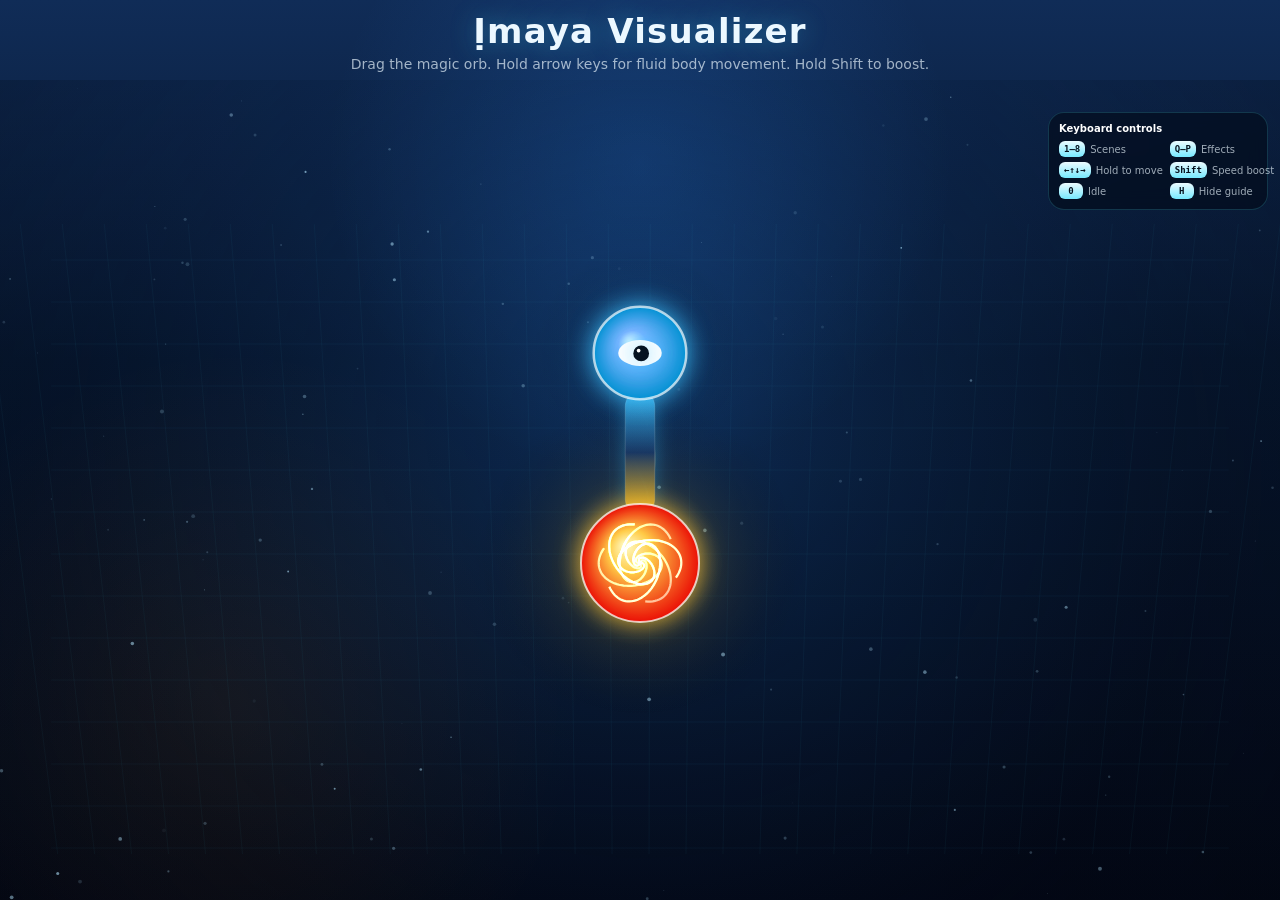
<file: index.html>
<!doctype html>
<html lang="en">
<head>
  <meta charset="utf-8" />
  <meta name="viewport" content="width=device-width,initial-scale=1,viewport-fit=cover" />
  <meta name="theme-color" content="#07162d" />
  <title>Ịmaya Interactive Visualizer</title>
  <link rel="stylesheet" href="styles.css" />
</head>
<body>
  <main id="app">
    <header>
      <h1>Ịmaya Visualizer</h1>
      <p>Drag the magic orb. Hold arrow keys for fluid body movement. Hold Shift to boost.</p>
    </header>

    <canvas id="stage" aria-label="Interactive Ịmaya character visualizer"></canvas>

    <section class="scene-panel" id="scenePanel" aria-label="Cinematic actions">
      <button class="scene-card" data-scene="awaken"><strong>1 · Awaken</strong><span>Boot sequence and first pulse</span></button>
      <button class="scene-card" data-scene="scan"><strong>2 · Scan</strong><span>Energy reading and diagnosis</span></button>
      <button class="scene-card" data-scene="teach"><strong>3 · Teach</strong><span>Visual explanation sequence</span></button>
      <button class="scene-card" data-scene="jump"><strong>4 · Portal Jump</strong><span>Warp across the field</span></button>
      <button class="scene-card" data-scene="build"><strong>5 · Build Spell</strong><span>Draw and construct a star</span></button>
      <button class="scene-card" data-scene="guard"><strong>6 · Guardian</strong><span>Shield rings and lightning</span></button>
      <button class="scene-card" data-scene="heal"><strong>7 · Heal Aura</strong><span>Warm color and levitation</span></button>
      <button class="scene-card" data-scene="celebrate"><strong>8 · Celebrate</strong><span>Clones, sparks and starburst</span></button>
    </section>

    <section class="controls" id="controls" aria-label="Manual effects">
      <button data-mode="idle">0 Idle</button>
      <button data-mode="glow">Q Glow</button>
      <button data-mode="portal">W Portal</button>
      <button data-mode="bloom">E Bloom</button>
      <button data-mode="clone">R Clones</button>
      <button data-mode="trail">T Trail</button>
      <button data-mode="speak">Y Speak</button>
      <button data-mode="color">U Color</button>
      <button data-mode="levitate">I Levitate</button>
      <button data-mode="storm">O Storm</button>
      <button data-mode="star">P Star</button>
      <button data-mode="orbit">Orbit</button>
    </section>
  </main>

  <div id="status" role="status" aria-live="polite">Ready.</div>

  <aside id="keyGuide" aria-label="Keyboard guide">
    <b>Keyboard controls</b>
    <div class="key-grid">
      <div><kbd>1–8</kbd><span>Scenes</span></div>
      <div><kbd>Q–P</kbd><span>Effects</span></div>
      <div><kbd>←↑↓→</kbd><span>Hold to move</span></div>
      <div><kbd>Shift</kbd><span>Speed boost</span></div>
      <div><kbd>0</kbd><span>Idle</span></div>
      <div><kbd>H</kbd><span>Hide guide</span></div>
    </div>
  </aside>

  <script src="app.js" defer></script>
</body>
</html>
</file>
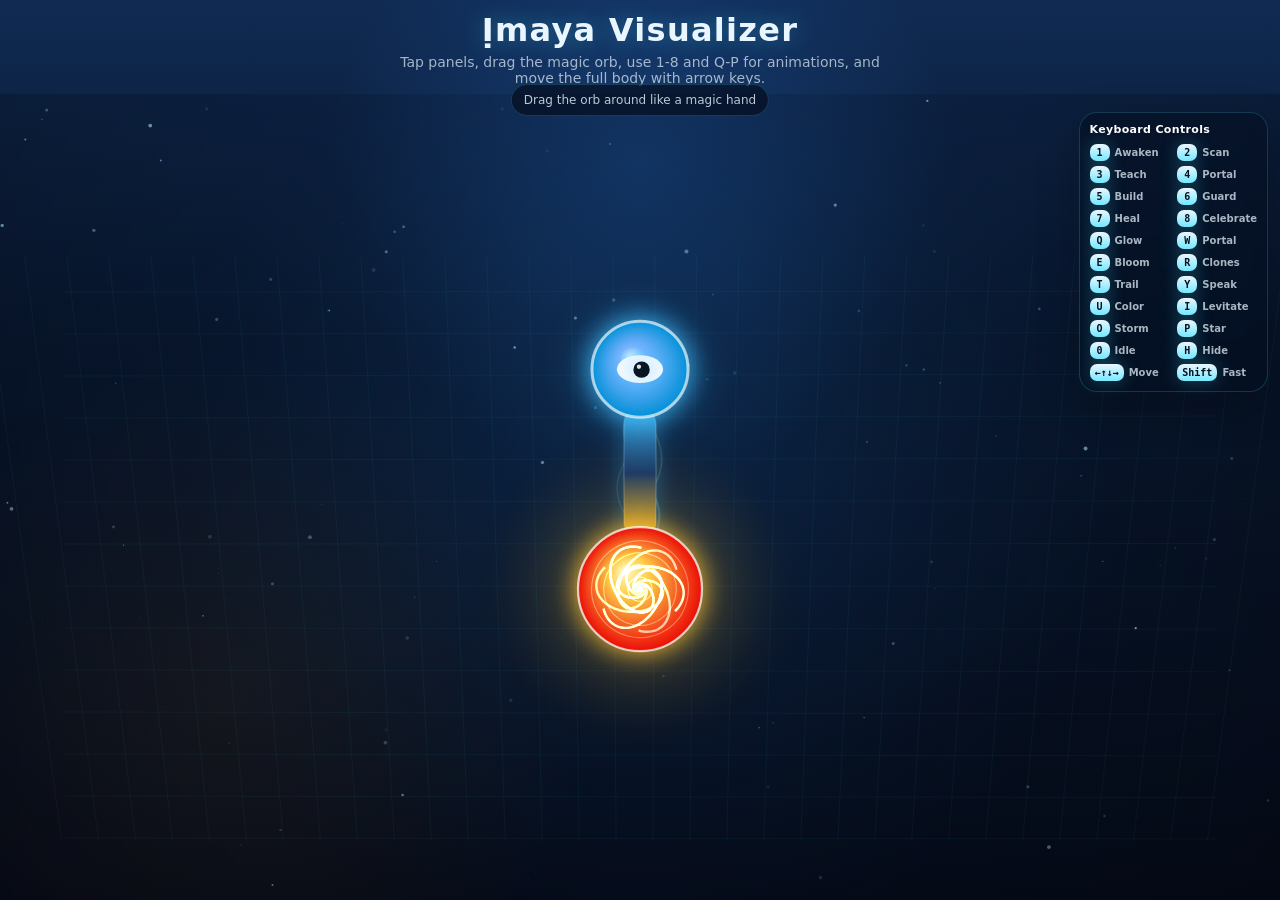
<file: Imaya_Visualizer.html>
<!DOCTYPE html>
<html lang="en">
<head>
  <meta charset="UTF-8" />
  <meta name="viewport" content="width=device-width, initial-scale=1.0, viewport-fit=cover" />
  <title>Ịmaya Character Visualizer</title>
  <style>
    :root {
      --bg0: #050914;
      --bg1: #08172d;
      --bg2: #102a52;
      --cyan: #4ee7ff;
      --blue: #2f7cff;
      --gold: #ffd35a;
      --orange: #ff7b22;
      --text: #eaf6ff;
      --muted: rgba(234,246,255,.68);
      --panel: rgba(8, 18, 40, .72);
      --stroke: rgba(255,255,255,.14);
    }

    * { box-sizing: border-box; }

    html, body {
      margin: 0;
      width: 100%;
      min-height: 100%;
      overflow: hidden;
      background:
        radial-gradient(circle at 50% 18%, rgba(46,140,255,.22), transparent 32%),
        radial-gradient(circle at 18% 78%, rgba(255,165,42,.08), transparent 28%),
        linear-gradient(180deg, var(--bg2), var(--bg1) 38%, var(--bg0));
      color: var(--text);
      font-family: Inter, ui-sans-serif, system-ui, -apple-system, BlinkMacSystemFont, "Segoe UI", sans-serif;
      touch-action: manipulation;
    }

    #app {
      position: fixed;
      inset: 0;
      display: grid;
      grid-template-rows: auto 1fr auto;
    }

    header {
      z-index: 10;
      padding: max(14px, env(safe-area-inset-top)) 16px 8px;
      text-align: center;
      pointer-events: none;
    }

    .title {
      margin: 0;
      font-size: clamp(18px, 5vw, 32px);
      line-height: 1;
      letter-spacing: .04em;
      font-weight: 800;
      text-shadow: 0 0 22px rgba(78,231,255,.35);
    }

    .subtitle {
      margin: 8px auto 0;
      max-width: 520px;
      color: var(--muted);
      font-size: clamp(12px, 3.2vw, 14px);
    }

    canvas {
      width: 100%;
      height: 100%;
      display: block;
    }

    .controls {
      z-index: 10;
      padding: 10px 10px max(14px, env(safe-area-inset-bottom));
      display: grid;
      grid-template-columns: repeat(4, minmax(0, 1fr));
      gap: 8px;
      background: linear-gradient(180deg, transparent, rgba(2,7,18,.88));
      backdrop-filter: blur(6px);
    }

    button {
      appearance: none;
      border: 1px solid var(--stroke);
      color: var(--text);
      background:
        radial-gradient(circle at 50% 0%, rgba(78,231,255,.26), transparent 48%),
        linear-gradient(180deg, rgba(255,255,255,.1), rgba(255,255,255,.035));
      border-radius: 14px;
      padding: 12px 7px;
      min-height: 46px;
      font-weight: 750;
      font-size: 12px;
      letter-spacing: .01em;
      box-shadow: inset 0 0 0 1px rgba(255,255,255,.05), 0 8px 22px rgba(0,0,0,.22);
      cursor: pointer;
      transition: transform .12s ease, border-color .12s ease, filter .12s ease;
    }

    button:active, button.active {
      transform: scale(.96);
      border-color: rgba(78,231,255,.8);
      filter: brightness(1.22);
    }

    .hint {
      position: fixed;
      left: 50%;
      top: 84px;
      transform: translateX(-50%);
      z-index: 11;
      background: rgba(5, 12, 28, .68);
      border: 1px solid rgba(78,231,255,.18);
      padding: 8px 12px;
      border-radius: 999px;
      color: rgba(234,246,255,.8);
      font-size: 12px;
      pointer-events: none;
      transition: opacity .35s ease;
    }



    .key-helper {
      position: fixed;
      top: max(112px, calc(env(safe-area-inset-top) + 90px));
      right: 12px;
      z-index: 13;
      display: grid;
      gap: 6px;
      max-width: 210px;
      padding: 10px;
      border-radius: 18px;
      border: 1px solid rgba(78,231,255,.18);
      background: rgba(5, 14, 32, .58);
      backdrop-filter: blur(10px);
      box-shadow: 0 14px 40px rgba(0,0,0,.25);
      color: rgba(234,246,255,.86);
      font-size: 10px;
      transition: opacity .25s ease, transform .25s ease;
    }

    .key-helper.hidden {
      opacity: 0;
      transform: translateX(12px);
      pointer-events: none;
    }

    .key-helper-title {
      font-size: 11px;
      font-weight: 850;
      letter-spacing: .03em;
      color: #fff;
      margin-bottom: 2px;
    }

    .key-grid {
      display: grid;
      grid-template-columns: repeat(2, minmax(0, 1fr));
      gap: 5px 8px;
    }

    .key-item {
      display: flex;
      align-items: center;
      gap: 5px;
      white-space: nowrap;
      color: rgba(234,246,255,.72);
      font-weight: 650;
    }

    kbd {
      min-width: 20px;
      padding: 3px 5px;
      border-radius: 7px;
      text-align: center;
      color: #06101d;
      background: linear-gradient(180deg, #eaf6ff, #76e9ff);
      box-shadow: 0 0 18px rgba(78,231,255,.28);
      font-size: 10px;
      font-weight: 900;
    }

    .key-helper-toggle {
      position: fixed;
      top: max(112px, calc(env(safe-area-inset-top) + 90px));
      right: 12px;
      z-index: 14;
      display: none;
      border-radius: 999px;
      min-height: 34px;
      padding: 8px 10px;
      font-size: 11px;
      background: rgba(5,14,32,.7);
    }

    @media (hover: none) and (pointer: coarse) {
      .key-helper { display: none; }
      .key-helper-toggle { display: none; }
    }

    @media (max-width: 700px) {
      .key-helper { display: none; }
    }

    .action-panel {
      z-index: 10;
      padding: 0 10px 8px;
      display: grid;
      grid-template-columns: repeat(4, minmax(0, 1fr));
      gap: 8px;
      background: rgba(2, 7, 18, .25);
      backdrop-filter: blur(4px);
    }

    .action-card {
      position: relative;
      appearance: none;
      border: 1px solid rgba(78,231,255,.18);
      color: var(--text);
      background:
        radial-gradient(circle at 18% 10%, rgba(255,211,90,.24), transparent 30%),
        radial-gradient(circle at 84% 0%, rgba(78,231,255,.25), transparent 38%),
        linear-gradient(180deg, rgba(255,255,255,.095), rgba(255,255,255,.03));
      border-radius: 18px;
      padding: 10px 8px;
      min-height: 68px;
      box-shadow: inset 0 0 0 1px rgba(255,255,255,.04), 0 10px 26px rgba(0,0,0,.25);
      overflow: hidden;
      text-align: left;
    }

    .action-card::after {
      content: "";
      position: absolute;
      inset: auto 10px 8px 10px;
      height: 2px;
      border-radius: 999px;
      background: linear-gradient(90deg, transparent, rgba(78,231,255,.8), rgba(255,211,90,.8), transparent);
      opacity: .65;
    }

    .action-card strong {
      display: block;
      font-size: 12px;
      line-height: 1.1;
      margin-bottom: 5px;
    }

    .action-card span {
      display: block;
      color: var(--muted);
      font-size: 10px;
      line-height: 1.15;
      font-weight: 600;
    }

    .action-card.active {
      border-color: rgba(255,211,90,.7);
      filter: brightness(1.18);
      transform: translateY(-1px);
    }

    .status {
      position: fixed;
      left: 50%;
      bottom: 154px;
      transform: translateX(-50%);
      z-index: 12;
      width: min(92vw, 520px);
      padding: 10px 14px;
      border-radius: 16px;
      border: 1px solid rgba(78,231,255,.22);
      background: rgba(5, 14, 32, .68);
      backdrop-filter: blur(10px);
      color: rgba(234,246,255,.9);
      font-size: 12px;
      text-align: center;
      box-shadow: 0 12px 32px rgba(0,0,0,.28);
      pointer-events: none;
      opacity: 0;
      transition: opacity .25s ease, transform .25s ease;
    }

    .status.show {
      opacity: 1;
      transform: translateX(-50%) translateY(-4px);
    }

    @media (max-width: 390px) {
      .controls, .action-panel { grid-template-columns: repeat(3, minmax(0, 1fr)); }
      button { font-size: 11px; padding: 10px 5px; }
    }
  </style>
</head>
<body>
  <div id="app">
    <header>
      <h1 class="title">Ịmaya Visualizer</h1>
      <p class="subtitle">Tap panels, drag the magic orb, use 1-8 and Q-P for animations, and move the full body with arrow keys.</p>
    </header>

    <canvas id="stage"></canvas>


    <div class="action-panel">
      <button class="action-card" data-scene="awaken"><strong>Awaken</strong><span>eye bootup + first pulse</span></button>
      <button class="action-card" data-scene="scan"><strong>Scan User</strong><span>focus beam + diagnosis</span></button>
      <button class="action-card" data-scene="teach"><strong>Teach Mode</strong><span>orb explains + blooms</span></button>
      <button class="action-card" data-scene="portalJump"><strong>Portal Jump</strong><span>warp + teleport motion</span></button>
      <button class="action-card" data-scene="build"><strong>Build Spell</strong><span>draw trails + construct star</span></button>
      <button class="action-card" data-scene="guardian"><strong>Guardian</strong><span>shield + lightning defense</span></button>
      <button class="action-card" data-scene="healer"><strong>Heal Aura</strong><span>warm glow + color shift</span></button>
      <button class="action-card" data-scene="celebrate"><strong>Celebrate</strong><span>clone dance + sparks</span></button>
    </div>

    <div class="controls">
      <button data-action="idle">Idle</button>
      <button data-action="glow">Glow</button>
      <button data-action="portal">Portal</button>
      <button data-action="bloom">Bloom</button>
      <button data-action="clone">Clones</button>
      <button data-action="orbit">Orbit</button>
      <button data-action="trail">Trail</button>
      <button data-action="speak">Speak</button>
      <button data-action="color">Color</button>
      <button data-action="levitate">Levitate</button>
      <button data-action="storm">Storm</button>
      <button data-action="star">Star</button>
    </div>
  </div>

  <div class="hint" id="hint">Drag the orb around like a magic hand</div>
  <div class="status" id="status">Ready.</div>

  <button class="key-helper-toggle" id="keyToggle">Keys</button>
  <div class="key-helper" id="keyHelper">
    <div class="key-helper-title">Keyboard Controls</div>
    <div class="key-grid">
      <div class="key-item"><kbd>1</kbd>Awaken</div>
      <div class="key-item"><kbd>2</kbd>Scan</div>
      <div class="key-item"><kbd>3</kbd>Teach</div>
      <div class="key-item"><kbd>4</kbd>Portal</div>
      <div class="key-item"><kbd>5</kbd>Build</div>
      <div class="key-item"><kbd>6</kbd>Guard</div>
      <div class="key-item"><kbd>7</kbd>Heal</div>
      <div class="key-item"><kbd>8</kbd>Celebrate</div>
      <div class="key-item"><kbd>Q</kbd>Glow</div>
      <div class="key-item"><kbd>W</kbd>Portal</div>
      <div class="key-item"><kbd>E</kbd>Bloom</div>
      <div class="key-item"><kbd>R</kbd>Clones</div>
      <div class="key-item"><kbd>T</kbd>Trail</div>
      <div class="key-item"><kbd>Y</kbd>Speak</div>
      <div class="key-item"><kbd>U</kbd>Color</div>
      <div class="key-item"><kbd>I</kbd>Levitate</div>
      <div class="key-item"><kbd>O</kbd>Storm</div>
      <div class="key-item"><kbd>P</kbd>Star</div>
      <div class="key-item"><kbd>0</kbd>Idle</div>
      <div class="key-item"><kbd>H</kbd>Hide</div>
      <div class="key-item"><kbd>←↑↓→</kbd>Move</div>
      <div class="key-item"><kbd>Shift</kbd>Fast</div>
    </div>
  </div>


<script>
(() => {
  const canvas = document.getElementById('stage');
  const ctx = canvas.getContext('2d');
  const controls = document.querySelector('.controls');
  const actionPanel = document.querySelector('.action-panel');
  const hint = document.getElementById('hint');
  const status = document.getElementById('status');
  const keyHelper = document.getElementById('keyHelper');
  const keyToggle = document.getElementById('keyToggle');
  let sequenceTimers = [];

  const DPR = Math.min(window.devicePixelRatio || 1, 2);
  let W = 0, H = 0, t = 0, mode = 'idle';
  let pointer = { x: 0, y: 0, down: false, active: false };
  let orbDrag = false;
  let audioCtx = null;

  const state = {
    cx: 0,
    cy: 0,
    eyeR: 48,
    stemH: 150,
    stemW: 32,
    orbR: 62,
    bob: 0,
    energy: 0,
    hue: 200,
    orbHue: 42,
    modeStart: 0,
    orbOffsetX: 0,
    orbOffsetY: 0,
    targetOffsetX: 0,
    targetOffsetY: 0,
    speech: '',
    speechTimer: 0,
    starTimer: 0,
    shock: 0,
    bodyOffsetX: 0,
    bodyOffsetY: 0,
    bodyTargetX: 0,
    bodyTargetY: 0
  };

  const particles = [];
  const sparks = [];
  const clones = [];
  const trails = [];
  const lightning = [];

  function resize() {
    W = Math.floor(innerWidth);
    H = Math.floor(innerHeight);
    canvas.width = Math.floor(W * DPR);
    canvas.height = Math.floor(H * DPR);
    canvas.style.width = W + 'px';
    canvas.style.height = H + 'px';
    ctx.setTransform(DPR, 0, 0, DPR, 0, 0);
    state.cx = W / 2;
    state.cy = H * 0.43;
    pointer.x = state.cx;
    pointer.y = state.cy;

    particles.length = 0;
    const count = Math.min(120, Math.floor((W * H) / 6500));
    for (let i = 0; i < count; i++) {
      particles.push({
        x: Math.random() * W,
        y: Math.random() * H,
        r: Math.random() * 1.8 + .25,
        a: Math.random() * .55 + .12,
        vx: (Math.random() - .5) * .18,
        vy: (Math.random() - .5) * .18,
        tw: Math.random() * 6.28
      });
    }
  }

  addEventListener('resize', resize, { passive: true });
  resize();

  function clamp(v, a, b) { return Math.max(a, Math.min(b, v)); }
  function lerp(a, b, v) { return a + (b - a) * v; }
  function easeOutCubic(x) { return 1 - Math.pow(1 - x, 3); }

  function setMode(next) {
    mode = next;
    state.modeStart = performance.now() / 1000;
    state.energy = 1;
    state.shock = .8;
    if (next === 'color') {
      state.hue = (state.hue + 80 + Math.random() * 120) % 360;
      state.orbHue = (state.orbHue + 120 + Math.random() * 90) % 360;
      spawnBurst(24, getOrbX(), getOrbY(), `hsl(${state.orbHue},100%,65%)`);
    }
    if (next === 'speak') speak();
    if (next === 'clone') spawnClones();
    if (next === 'bloom') spawnBloom();
    if (next === 'portal') spawnPortal();
    if (next === 'storm') spawnStorm();
    if (next === 'star') {
      state.starTimer = 2.8;
      spawnBurst(42, getOrbX(), getOrbY(), '#ffd35a');
    }
    if (next === 'idle') {
      state.targetOffsetX = 0;
      state.targetOffsetY = 0;
    }
  }

  controls.addEventListener('click', e => {
    const btn = e.target.closest('button');
    if (!btn) return;
    clearSequence();
    setMode(btn.dataset.action);
  });

  function clearSequence() {
    sequenceTimers.forEach(clearTimeout);
    sequenceTimers = [];
    document.querySelectorAll('.action-card').forEach(b => b.classList.remove('active'));
  }

  function sayStatus(text, ms = 1800) {
    status.textContent = text;
    status.classList.add('show');
    clearTimeout(status._timer);
    status._timer = setTimeout(() => status.classList.remove('show'), ms);
  }

  function later(ms, fn) {
    const id = setTimeout(fn, ms);
    sequenceTimers.push(id);
  }

  function playScene(name) {
    clearSequence();
    const card = document.querySelector(`[data-scene="${name}"]`);
    if (card) card.classList.add('active');

    const centerOrb = () => {
      state.targetOffsetX = 0;
      state.targetOffsetY = 0;
    };

    if (name === 'awaken') {
      sayStatus('Ịmaya awakens: eye online, magic dot charging.');
      centerOrb();
      setMode('glow');
      later(900, () => setMode('speak'));
      later(1700, () => setMode('bloom'));
      later(3000, () => setMode('idle'));
    }

    if (name === 'scan') {
      sayStatus('Scan mode: eye tracks, orb analyzes your energy field.');
      setMode('storm');
      later(500, () => {
        state.speech = 'Scanning...';
        state.speechTimer = 1.6;
      });
      later(1300, () => setMode('color'));
      later(2100, () => {
        state.speech = 'Balanced.';
        state.speechTimer = 1.4;
        spawnBurst(30, getOrbX(), getOrbY(), hsl(state.hue, 100, 65, 1));
      });
    }

    if (name === 'teach') {
      sayStatus('Teach mode: orb becomes a visual thought bubble.');
      setMode('speak');
      later(700, () => setMode('bloom'));
      later(1500, () => {
        state.speech = 'A dot can become a world.';
        state.speechTimer = 2.6;
      });
      later(2100, () => setMode('orbit'));
      later(4200, () => centerOrb());
    }

    if (name === 'portalJump') {
      sayStatus('Portal jump: the bottom dot opens a wormhole and relocates.');
      setMode('portal');
      later(700, () => {
        state.targetOffsetX = Math.min(150, W * .28);
        state.targetOffsetY = -60;
        spawnPortal();
      });
      later(1500, () => {
        state.targetOffsetX = -Math.min(150, W * .28);
        state.targetOffsetY = 60;
        spawnPortal();
      });
      later(2400, () => {
        centerOrb();
        setMode('glow');
      });
    }

    if (name === 'build') {
      sayStatus('Build spell: drag-trails become a sacred construction.');
      setMode('trail');
      const points = [
        [0, -90], [110, -20], [70, 90], [-70, 90], [-110, -20], [0, -90]
      ];
      points.forEach((pt, i) => {
        later(i * 330, () => {
          state.targetOffsetX = pt[0];
          state.targetOffsetY = pt[1];
          trails.push({ x: getOrbX(), y: getOrbY(), r: state.orbR, life: 1, hue: state.orbHue });
          spawnBurst(8, getOrbX(), getOrbY(), hsl(state.orbHue + i * 20, 100, 65, 1));
        });
      });
      later(2300, () => setMode('star'));
      later(4200, () => centerOrb());
    }

    if (name === 'guardian') {
      sayStatus('Guardian mode: shield rings and lightning protection.');
      setMode('storm');
      later(700, () => setMode('portal'));
      later(1400, () => spawnStorm());
      later(2100, () => {
        state.speech = 'Protected.';
        state.speechTimer = 1.6;
        setMode('glow');
      });
    }

    if (name === 'healer') {
      sayStatus('Heal aura: warm energy stabilizes the character.');
      setMode('color');
      later(550, () => setMode('glow'));
      later(1200, () => setMode('bloom'));
      later(1900, () => {
        state.speech = 'Breathe in light.';
        state.speechTimer = 2.2;
      });
      later(3000, () => setMode('levitate'));
    }

    if (name === 'celebrate') {
      sayStatus('Celebration: clones, sparks, levitation, and starburst.');
      setMode('clone');
      later(700, () => setMode('bloom'));
      later(1400, () => setMode('levitate'));
      later(2200, () => setMode('star'));
      later(3300, () => {
        spawnBurst(60, getOrbX(), getOrbY(), '#ffd35a');
        state.speech = 'Creation complete.';
        state.speechTimer = 2;
      });
    }
  }

  actionPanel.addEventListener('click', e => {
    const btn = e.target.closest('[data-scene]');
    if (!btn) return;
    playScene(btn.dataset.scene);
  });

  const sceneKeys = {
    '1': 'awaken',
    '2': 'scan',
    '3': 'teach',
    '4': 'portalJump',
    '5': 'build',
    '6': 'guardian',
    '7': 'healer',
    '8': 'celebrate'
  };

  const modeKeys = {
    '0': 'idle',
    'q': 'glow',
    'w': 'portal',
    'e': 'bloom',
    'r': 'clone',
    't': 'trail',
    'y': 'speak',
    'u': 'color',
    'i': 'levitate',
    'o': 'storm',
    'p': 'star'
  };

  function flashButtonForAction(type, value) {
    const selector = type === 'scene'
      ? `[data-scene="${value}"]`
      : `[data-action="${value}"]`;
    const el = document.querySelector(selector);
    if (!el) return;
    el.classList.add('active');
    setTimeout(() => el.classList.remove('active'), 240);
  }

  function triggerKey(rawKey) {
    const key = rawKey.toLowerCase();

    if (key === 'h') {
      keyHelper.classList.toggle('hidden');
      sayStatus(keyHelper.classList.contains('hidden') ? 'Keyboard guide hidden.' : 'Keyboard guide shown.', 900);
      return;
    }

    if (sceneKeys[key]) {
      flashButtonForAction('scene', sceneKeys[key]);
      playScene(sceneKeys[key]);
      return;
    }

    if (modeKeys[key]) {
      clearSequence();
      flashButtonForAction('action', modeKeys[key]);
      setMode(modeKeys[key]);
      sayStatus(`Key ${rawKey.toUpperCase()} → ${modeKeys[key]}`, 900);
    }
  }

  window.addEventListener('keydown', e => {
    const tag = document.activeElement && document.activeElement.tagName;
    if (tag === 'INPUT' || tag === 'TEXTAREA' || tag === 'SELECT') return;

    const key = e.key.toLowerCase();
    const arrows = ['arrowleft', 'arrowright', 'arrowup', 'arrowdown'];

    if (arrows.includes(key)) {
      e.preventDefault();
      const step = e.shiftKey ? 42 : 20;

      if (key === 'arrowleft') state.bodyTargetX -= step;
      if (key === 'arrowright') state.bodyTargetX += step;
      if (key === 'arrowup') state.bodyTargetY -= step;
      if (key === 'arrowdown') state.bodyTargetY += step;

      const marginX = Math.min(90, W * .18);
      const marginY = Math.min(120, H * .2);
      state.bodyTargetX = clamp(state.bodyTargetX, -W / 2 + marginX, W / 2 - marginX);
      state.bodyTargetY = clamp(state.bodyTargetY, -H / 2 + marginY, H / 2 - marginY);

      sayStatus(`Move body ${e.key.replace('Arrow','')} ${e.shiftKey ? '(fast)' : ''}`, 650);
      return;
    }

    const allowed = ['0','1','2','3','4','5','6','7','8','q','w','e','r','t','y','u','i','o','p','h'];
    if (!allowed.includes(key)) return;

    e.preventDefault();
    triggerKey(e.key);
  });

  keyToggle.addEventListener('click', () => {
    keyHelper.classList.toggle('hidden');
  });



  function stagePoint(e) {
    const p = e.touches ? e.touches[0] : e;
    return { x: p.clientX, y: p.clientY };
  }

  canvas.addEventListener('pointerdown', e => {
    pointer.down = true;
    pointer.active = true;
    pointer.x = e.clientX;
    pointer.y = e.clientY;
    const dx = pointer.x - getOrbX();
    const dy = pointer.y - getOrbY();
    if (Math.hypot(dx, dy) < state.orbR * 1.65) {
      orbDrag = true;
      setMode('trail');
      hint.style.opacity = 0;
    }
  });

  canvas.addEventListener('pointermove', e => {
    pointer.active = true;
    pointer.x = e.clientX;
    pointer.y = e.clientY;
    if (orbDrag) {
      state.targetOffsetX = clamp(pointer.x - getBodyX(), -W * .32, W * .32);
      state.targetOffsetY = clamp(pointer.y - baseOrbY(), -H * .23, H * .26);
      trails.push({ x: getOrbX(), y: getOrbY(), r: state.orbR, life: 1, hue: state.orbHue });
      if (trails.length > 52) trails.shift();
    }
  });

  addEventListener('pointerup', () => {
    pointer.down = false;
    orbDrag = false;
    if (mode === 'trail') {
      state.targetOffsetX *= .6;
      state.targetOffsetY *= .6;
    }
  });

  setTimeout(() => hint.style.opacity = 0, 4500);

  function getBodyX() { return state.cx + state.bodyOffsetX; }
  function getBodyY() { return state.cy + state.bodyOffsetY; }
  function baseEyeY() { return getBodyY() - 120 + state.bob; }
  function baseOrbY() { return getBodyY() + 100 + state.bob; }
  function getOrbX() { return getBodyX() + state.orbOffsetX; }
  function getOrbY() { return baseOrbY() + state.orbOffsetY; }

  function hsl(h, s = 100, l = 60, a = 1) {
    return `hsla(${h},${s}%,${l}%,${a})`;
  }

  function glowCircle(x, y, r, color, alpha = .25) {
    const g = ctx.createRadialGradient(x, y, 0, x, y, r);
    g.addColorStop(0, color);
    g.addColorStop(.35, color.replace(/[\d.]+\)$/,'0.22)'));
    g.addColorStop(1, 'rgba(0,0,0,0)');
    ctx.fillStyle = g;
    ctx.beginPath();
    ctx.arc(x, y, r, 0, Math.PI * 2);
    ctx.fill();
  }

  function roundRect(x, y, w, h, r) {
    const rr = Math.min(r, w / 2, h / 2);
    ctx.beginPath();
    ctx.moveTo(x + rr, y);
    ctx.arcTo(x + w, y, x + w, y + h, rr);
    ctx.arcTo(x + w, y + h, x, y + h, rr);
    ctx.arcTo(x, y + h, x, y, rr);
    ctx.arcTo(x, y, x + w, y, rr);
    ctx.closePath();
  }

  function drawBackground() {
    ctx.clearRect(0, 0, W, H);

    const vg = ctx.createRadialGradient(W / 2, H * .36, 0, W / 2, H * .5, Math.max(W,H) * .8);
    vg.addColorStop(0, 'rgba(24, 76, 138, .34)');
    vg.addColorStop(.46, 'rgba(6, 16, 36, .22)');
    vg.addColorStop(1, 'rgba(0, 0, 0, .34)');
    ctx.fillStyle = vg;
    ctx.fillRect(0, 0, W, H);

    ctx.save();
    ctx.globalAlpha = .28;
    ctx.strokeStyle = 'rgba(78,231,255,.17)';
    ctx.lineWidth = 1;
    const grid = 42;
    const offset = (t * 16) % grid;
    for (let x = -grid + offset; x < W + grid; x += grid) {
      ctx.beginPath();
      ctx.moveTo(x, H * .18);
      ctx.lineTo(x + (W/2 - x) * .12, H * .83);
      ctx.stroke();
    }
    for (let y = H * .22; y < H * .86; y += grid) {
      ctx.beginPath();
      ctx.moveTo(W * .05, y);
      ctx.lineTo(W * .95, y + Math.sin(t + y * .01) * 2);
      ctx.stroke();
    }
    ctx.restore();

    for (const p of particles) {
      p.x += p.vx; p.y += p.vy; p.tw += .025;
      if (p.x < 0) p.x = W; if (p.x > W) p.x = 0;
      if (p.y < 0) p.y = H; if (p.y > H) p.y = 0;
      ctx.fillStyle = `rgba(170,225,255,${p.a * (.65 + Math.sin(p.tw) * .35)})`;
      ctx.beginPath();
      ctx.arc(p.x, p.y, p.r, 0, Math.PI * 2);
      ctx.fill();
    }
  }

  function drawCharacter() {
    const eyeX = getBodyX();
    const eyeY = baseEyeY();
    const orbX = getOrbX();
    const orbY = getOrbY();

    drawEnergyCord(eyeX, eyeY, orbX, orbY);
    drawStem(eyeX, eyeY, orbX, orbY);
    drawEye(eyeX, eyeY);
    drawOrb(orbX, orbY);
    drawSpeech(eyeX, eyeY);
  }

  function drawEnergyCord(x1, y1, x2, y2) {
    const phase = t * 2.2;
    ctx.save();
    ctx.globalCompositeOperation = 'lighter';
    for (let k = 0; k < 3; k++) {
      ctx.strokeStyle = k === 0 ? 'rgba(78,231,255,.23)' : k === 1 ? 'rgba(255,211,90,.16)' : 'rgba(255,255,255,.12)';
      ctx.lineWidth = 2.2 - k * .55;
      ctx.beginPath();
      for (let i = 0; i <= 80; i++) {
        const u = i / 80;
        const mx = lerp(x1, x2, u);
        const my = lerp(y1, y2, u);
        const amp = Math.sin(u * Math.PI) * (18 + state.energy * 12);
        const side = Math.sin(u * Math.PI * 2 + phase + k * 2.1) * amp;
        const px = mx + side;
        const py = my + Math.cos(u * Math.PI * 2 + phase) * amp * .12;
        if (i === 0) ctx.moveTo(px, py); else ctx.lineTo(px, py);
      }
      ctx.stroke();
    }
    ctx.restore();
  }

  function drawStem(eyeX, eyeY, orbX, orbY) {
    const dx = orbX - eyeX;
    const dy = orbY - eyeY;
    const distance = Math.max(1, Math.hypot(dx, dy));
    const ux = dx / distance;
    const uy = dy / distance;

    const startX = eyeX + ux * state.eyeR * 0.82;
    const startY = eyeY + uy * state.eyeR * 0.82;
    const endX = orbX - ux * state.orbR * 0.82;
    const endY = orbY - uy * state.orbR * 0.82;

    const lineDx = endX - startX;
    const lineDy = endY - startY;
    const lineLength = Math.max(8, Math.hypot(lineDx, lineDy));
    const angle = Math.atan2(lineDy, lineDx);
    const width = state.stemW + Math.sin(t * 2) * 1.5;

    ctx.save();
    ctx.translate(startX, startY);
    ctx.rotate(angle);

    ctx.shadowColor = hsl(state.hue, 100, 62, .42);
    ctx.shadowBlur = 22;

    const grad = ctx.createLinearGradient(0, 0, lineLength, 0);
    grad.addColorStop(0, hsl(state.hue, 94, 62, .95));
    grad.addColorStop(.5, '#12376e');
    grad.addColorStop(1, hsl(state.orbHue, 100, 54, .9));

    ctx.fillStyle = grad;
    roundRect(0, -width / 2, lineLength, width, width / 2);
    ctx.fill();

    ctx.strokeStyle = 'rgba(255,255,255,.18)';
    ctx.lineWidth = 1.5;
    ctx.stroke();
    ctx.restore();
  }

  function drawEye(x, y) {
    const r = state.eyeR * (1 + Math.sin(t * 2) * .015 + state.shock * .04);
    glowCircle(x, y, r * 2.25, hsl(state.hue, 100, 62, .28));

    ctx.save();
    ctx.shadowColor = hsl(state.hue, 100, 62, .9);
    ctx.shadowBlur = 24;
    const g = ctx.createRadialGradient(x - r * .2, y - r * .25, 2, x, y, r);
    g.addColorStop(0, '#f4fdff');
    g.addColorStop(.25, hsl(state.hue + 18, 100, 76, 1));
    g.addColorStop(1, hsl(state.hue, 100, 42, 1));
    ctx.fillStyle = g;
    ctx.beginPath();
    ctx.arc(x, y, r, 0, Math.PI * 2);
    ctx.fill();

    ctx.lineWidth = 3;
    ctx.strokeStyle = 'rgba(255,255,255,.65)';
    ctx.stroke();

    const targetX = pointer.active ? pointer.x : x + Math.sin(t) * 30;
    const targetY = pointer.active ? pointer.y : y + Math.cos(t * .7) * 18;
    const ang = Math.atan2(targetY - y, targetX - x);
    const dist = clamp(Math.hypot(targetX - x, targetY - y) / 220, 0, 1);
    const px = x + Math.cos(ang) * dist * r * .24;
    const py = y + Math.sin(ang) * dist * r * .24;

    const blink = mode === 'speak' ? Math.abs(Math.sin((t - state.modeStart) * 9)) : 0;
    ctx.fillStyle = '#f9fbff';
    ctx.beginPath();
    ctx.ellipse(x, y, r * .48, r * (.29 - blink * .19), 0, 0, Math.PI * 2);
    ctx.fill();

    ctx.fillStyle = '#05111f';
    ctx.beginPath();
    ctx.arc(px, py, r * .17, 0, Math.PI * 2);
    ctx.fill();

    ctx.fillStyle = 'rgba(255,255,255,.88)';
    ctx.beginPath();
    ctx.arc(px - r * .055, py - r * .06, r * .045, 0, Math.PI * 2);
    ctx.fill();

    ctx.restore();
  }

  function drawOrb(x, y) {
    const pulse = 1 + (mode === 'glow' ? Math.sin(t * 5) * .08 : 0) + state.shock * .03;
    const r = state.orbR * pulse;

    if (mode === 'portal') drawPortal(x, y);
    drawTrails();

    glowCircle(x, y, r * 2.8, hsl(state.orbHue, 100, 58, .35));

    ctx.save();
    ctx.shadowColor = hsl(state.orbHue, 100, 60, .9);
    ctx.shadowBlur = mode === 'glow' ? 42 : 24;

    const grad = ctx.createRadialGradient(x - r * .25, y - r * .3, 2, x, y, r);
    grad.addColorStop(0, '#fff8b9');
    grad.addColorStop(.32, hsl(state.orbHue, 100, 64, 1));
    grad.addColorStop(1, hsl(state.orbHue - 42, 96, 47, 1));

    if (state.starTimer > 0) {
      drawStarShape(x, y, r, grad);
    } else {
      ctx.fillStyle = grad;
      ctx.beginPath();
      ctx.arc(x, y, r, 0, Math.PI * 2);
      ctx.fill();
    }

    ctx.strokeStyle = 'rgba(255,255,255,.72)';
    ctx.lineWidth = 2.2;
    ctx.stroke();
    ctx.restore();

    drawSacredSwirl(x, y, r * .78);
    drawSparks();
    drawClones();
    drawLightning();
  }

  function drawStarShape(x, y, r, fill) {
    ctx.beginPath();
    const pts = 10;
    for (let i = 0; i < pts; i++) {
      const rr = i % 2 === 0 ? r * 1.05 : r * .48;
      const a = -Math.PI / 2 + i * Math.PI * 2 / pts + t * 1.2;
      const px = x + Math.cos(a) * rr;
      const py = y + Math.sin(a) * rr;
      if (i === 0) ctx.moveTo(px, py); else ctx.lineTo(px, py);
    }
    ctx.closePath();
    ctx.fillStyle = fill;
    ctx.fill();
  }

  function drawSacredSwirl(x, y, r) {
    ctx.save();
    ctx.translate(x, y);
    ctx.rotate(t * (mode === 'glow' || mode === 'portal' || mode === 'orbit' ? 2.2 : .65));
    ctx.globalCompositeOperation = 'lighter';

    for (let k = 0; k < 6; k++) {
      ctx.save();
      ctx.rotate(k * Math.PI / 3);
      ctx.strokeStyle = k % 2 ? 'rgba(255,255,255,.76)' : 'rgba(78,231,255,.55)';
      ctx.lineWidth = 2.4;
      ctx.beginPath();
      for (let i = 0; i < 120; i++) {
        const u = i / 119;
        const a = u * Math.PI * 2.25;
        const rr = r * u;
        const px = Math.cos(a) * rr;
        const py = Math.sin(a) * rr * .68;
        if (i === 0) ctx.moveTo(px, py); else ctx.lineTo(px, py);
      }
      ctx.stroke();
      ctx.restore();
    }

    ctx.strokeStyle = 'rgba(255,255,255,.28)';
    ctx.lineWidth = 1;
    for (let q = .25; q <= 1; q += .25) {
      ctx.beginPath();
      ctx.arc(0, 0, r * q, 0, Math.PI * 2);
      ctx.stroke();
    }
    ctx.restore();
  }

  function drawPortal(x, y) {
    ctx.save();
    ctx.translate(x, y);
    ctx.globalCompositeOperation = 'lighter';
    const age = (performance.now() / 1000 - state.modeStart) % 2.8;
    for (let i = 0; i < 8; i++) {
      const rr = state.orbR * (1.1 + i * .26 + Math.sin(t * 3 + i) * .05);
      ctx.rotate(.12);
      ctx.strokeStyle = i % 2 ? 'rgba(78,231,255,.32)' : 'rgba(255,211,90,.28)';
      ctx.lineWidth = 2;
      ctx.beginPath();
      ctx.ellipse(0, 0, rr * (1 + age * .06), rr * .34, t * .5 + i * .42, 0, Math.PI * 2);
      ctx.stroke();
    }
    ctx.restore();
  }

  function drawTrails() {
    for (let i = trails.length - 1; i >= 0; i--) {
      const tr = trails[i];
      tr.life -= .024;
      if (tr.life <= 0) { trails.splice(i, 1); continue; }
      ctx.save();
      ctx.globalCompositeOperation = 'lighter';
      ctx.strokeStyle = hsl(tr.hue, 100, 62, tr.life * .32);
      ctx.lineWidth = 4 * tr.life;
      ctx.beginPath();
      ctx.arc(tr.x, tr.y, tr.r * (1.05 + (1 - tr.life) * .8), 0, Math.PI * 2);
      ctx.stroke();
      ctx.restore();
    }
  }

  function spawnBurst(n, x, y, color) {
    for (let i = 0; i < n; i++) {
      const a = Math.random() * Math.PI * 2;
      const sp = 1.5 + Math.random() * 5.5;
      sparks.push({
        x, y,
        vx: Math.cos(a) * sp,
        vy: Math.sin(a) * sp,
        r: 2 + Math.random() * 5,
        life: .8 + Math.random() * .7,
        color
      });
    }
  }

  function drawSparks() {
    for (let i = sparks.length - 1; i >= 0; i--) {
      const s = sparks[i];
      s.x += s.vx;
      s.y += s.vy;
      s.vx *= .985;
      s.vy *= .985;
      s.life -= .018;
      if (s.life <= 0) { sparks.splice(i, 1); continue; }
      ctx.save();
      ctx.globalCompositeOperation = 'lighter';
      ctx.fillStyle = s.color.replace(')', `,${s.life})`).replace('hsl', 'hsla');
      if (!s.color.startsWith('hsl')) ctx.fillStyle = `rgba(255,211,90,${s.life})`;
      ctx.beginPath();
      ctx.arc(s.x, s.y, s.r * s.life, 0, Math.PI * 2);
      ctx.fill();
      ctx.restore();
    }
  }

  function spawnClones() {
    clones.length = 0;
    for (let i = 0; i < 7; i++) {
      clones.push({
        a: i * Math.PI * 2 / 7,
        r: state.orbR * (1.8 + Math.random() * .6),
        life: 5,
        hue: state.orbHue + i * 28
      });
    }
  }

  function drawClones() {
    if (!clones.length) return;
    const ox = getOrbX(), oy = getOrbY();
    for (let i = clones.length - 1; i >= 0; i--) {
      const c = clones[i];
      c.a += .028;
      c.life -= .006;
      if (c.life <= 0) { clones.splice(i, 1); continue; }
      const x = ox + Math.cos(c.a) * c.r;
      const y = oy + Math.sin(c.a) * c.r * .58;
      ctx.save();
      ctx.globalAlpha = clamp(c.life / 2, 0, .75);
      glowCircle(x, y, 24, hsl(c.hue, 100, 62, .22));
      ctx.fillStyle = hsl(c.hue, 100, 62, .75);
      ctx.beginPath();
      ctx.arc(x, y, 10 + Math.sin(t * 5 + i) * 2, 0, Math.PI * 2);
      ctx.fill();
      ctx.restore();
    }
  }

  function spawnBloom() {
    const x = getOrbX(), y = getOrbY();
    for (let ring = 0; ring < 5; ring++) {
      for (let i = 0; i < 18; i++) {
        const a = i * Math.PI * 2 / 18 + ring * .12;
        sparks.push({
          x: x + Math.cos(a) * ring * 8,
          y: y + Math.sin(a) * ring * 8,
          vx: Math.cos(a) * (2.2 + ring * .75),
          vy: Math.sin(a) * (2.2 + ring * .75),
          r: 2 + ring,
          life: 1.1,
          color: hsl(state.orbHue + ring * 30, 100, 62, 1)
        });
      }
    }
  }

  function spawnPortal() {
    spawnBurst(35, getOrbX(), getOrbY(), hsl(state.hue, 100, 65, 1));
  }

  function spawnStorm() {
    lightning.length = 0;
    for (let i = 0; i < 9; i++) {
      lightning.push({
        a: Math.random() * Math.PI * 2,
        life: .8 + Math.random() * .4,
        len: 80 + Math.random() * 130
      });
    }
    spawnBurst(24, getOrbX(), getOrbY(), '#4ee7ff');
  }

  function drawLightning() {
    if (!lightning.length) return;
    const ox = getOrbX(), oy = getOrbY();
    ctx.save();
    ctx.globalCompositeOperation = 'lighter';
    for (let i = lightning.length - 1; i >= 0; i--) {
      const l = lightning[i];
      l.life -= .02;
      if (l.life <= 0) { lightning.splice(i, 1); continue; }
      ctx.strokeStyle = `rgba(128,235,255,${l.life})`;
      ctx.lineWidth = 2 + l.life * 3;
      ctx.beginPath();
      ctx.moveTo(ox, oy);
      let x = ox, y = oy;
      const segments = 7;
      for (let j = 1; j <= segments; j++) {
        const u = j / segments;
        x = ox + Math.cos(l.a) * l.len * u + (Math.random() - .5) * 24;
        y = oy + Math.sin(l.a) * l.len * u + (Math.random() - .5) * 24;
        ctx.lineTo(x, y);
      }
      ctx.stroke();
    }
    ctx.restore();
  }

  function speak() {
    state.speech = 'Ndewo.';
    state.speechTimer = 2.2;
    try {
      audioCtx = audioCtx || new (window.AudioContext || window.webkitAudioContext)();
      const now = audioCtx.currentTime;
      [392, 523.25, 659.25, 783.99].forEach((freq, i) => {
        const osc = audioCtx.createOscillator();
        const gain = audioCtx.createGain();
        osc.type = i % 2 ? 'triangle' : 'sine';
        osc.frequency.value = freq;
        gain.gain.setValueAtTime(.001, now + i * .09);
        gain.gain.linearRampToValueAtTime(.09, now + i * .09 + .02);
        gain.gain.exponentialRampToValueAtTime(.001, now + i * .09 + .18);
        osc.connect(gain);
        gain.connect(audioCtx.destination);
        osc.start(now + i * .09);
        osc.stop(now + i * .09 + .2);
      });
    } catch (e) {}
  }

  function drawSpeech(x, y) {
    if (state.speechTimer <= 0) return;
    const alpha = clamp(state.speechTimer / .35, 0, 1);
    const text = state.speech;
    ctx.save();
    ctx.globalAlpha = alpha;
    ctx.font = '700 16px system-ui';
    const tw = ctx.measureText(text).width;
    const bx = x - tw / 2 - 16;
    const by = y - 92;
    roundRect(bx, by, tw + 32, 36, 18);
    ctx.fillStyle = 'rgba(5,14,32,.82)';
    ctx.fill();
    ctx.strokeStyle = 'rgba(78,231,255,.45)';
    ctx.stroke();
    ctx.fillStyle = '#eaf6ff';
    ctx.fillText(text, x - tw / 2, by + 23);
    ctx.restore();
  }

  function update(dt) {
    state.energy = lerp(state.energy, mode === 'idle' ? .15 : .9, .025);
    state.shock = Math.max(0, state.shock - dt * 1.8);
    state.speechTimer = Math.max(0, state.speechTimer - dt);
    state.starTimer = Math.max(0, state.starTimer - dt);

    const lev = mode === 'levitate' ? Math.sin(t * 2.4) * 42 : Math.sin(t * 1.2) * 9;
    state.bob = lerp(state.bob, lev, .08);

    if (mode === 'orbit') {
      const a = t * 1.7;
      state.targetOffsetX = Math.cos(a) * Math.min(130, W * .22);
      state.targetOffsetY = Math.sin(a) * 58;
      trails.push({ x: getOrbX(), y: getOrbY(), r: state.orbR, life: .85, hue: state.orbHue });
    }

    if (mode === 'glow' && Math.random() < .24) {
      const a = Math.random() * Math.PI * 2;
      sparks.push({
        x: getOrbX() + Math.cos(a) * state.orbR * .75,
        y: getOrbY() + Math.sin(a) * state.orbR * .75,
        vx: Math.cos(a) * (1 + Math.random() * 2),
        vy: Math.sin(a) * (1 + Math.random() * 2),
        r: 2 + Math.random() * 3,
        life: .8,
        color: hsl(state.orbHue, 100, 62, 1)
      });
    }

    if (mode === 'portal' && Math.random() < .18) {
      trails.push({ x: getOrbX(), y: getOrbY(), r: state.orbR * (1 + Math.random() * .6), life: .7, hue: state.hue });
    }

    state.orbOffsetX = lerp(state.orbOffsetX, state.targetOffsetX, .13);
    state.orbOffsetY = lerp(state.orbOffsetY, state.targetOffsetY, .13);
    state.bodyOffsetX = lerp(state.bodyOffsetX, state.bodyTargetX, .16);
    state.bodyOffsetY = lerp(state.bodyOffsetY, state.bodyTargetY, .16);

    if (!orbDrag && mode !== 'orbit') {
      state.targetOffsetX = lerp(state.targetOffsetX, 0, .012);
      state.targetOffsetY = lerp(state.targetOffsetY, 0, .012);
    }
  }

  let last = performance.now() / 1000;
  function frame() {
    const now = performance.now() / 1000;
    const dt = Math.min(.04, now - last);
    last = now;
    t = now;
    update(dt);
    drawBackground();
    drawCharacter();
    requestAnimationFrame(frame);
  }

  setMode('idle');
  frame();
})();
</script>
</body>
</html>
</file>
<file: styles.css>
:root{
  --bg0:#030713;
  --bg1:#07162d;
  --bg2:#102c57;
  --cyan:#54e8ff;
  --gold:#ffd45d;
  --text:#ecf8ff;
  --muted:rgba(236,248,255,.67);
}

*{box-sizing:border-box}

html,body{
  width:100%;
  height:100%;
  margin:0;
  overflow:hidden;
  color:var(--text);
  background:
    radial-gradient(circle at 50% 18%,rgba(46,140,255,.22),transparent 32%),
    radial-gradient(circle at 18% 78%,rgba(255,165,42,.08),transparent 28%),
    linear-gradient(180deg,var(--bg2),var(--bg1) 40%,var(--bg0));
  font-family:Inter,ui-sans-serif,system-ui,-apple-system,BlinkMacSystemFont,"Segoe UI",sans-serif;
}

button{font:inherit}

#app{
  position:fixed;
  inset:0;
  display:grid;
  grid-template-rows:auto 1fr auto auto;
}

header{
  z-index:5;
  padding:max(14px,env(safe-area-inset-top)) 14px 8px;
  text-align:center;
  pointer-events:none;
}

header h1{
  margin:0;
  font-size:clamp(20px,5vw,34px);
  line-height:1;
  font-weight:850;
  letter-spacing:.035em;
  text-shadow:0 0 25px rgba(84,232,255,.35);
}

header p{
  max-width:680px;
  margin:8px auto 0;
  color:var(--muted);
  font-size:clamp(11px,3vw,14px);
}

canvas{
  display:block;
  width:100%;
  height:100%;
  touch-action:none;
}

.scene-panel,
.controls{
  z-index:6;
  display:grid;
  gap:8px;
  padding:0 10px 8px;
  background:rgba(2,7,18,.28);
  backdrop-filter:blur(6px);
}

.scene-panel{grid-template-columns:repeat(4,minmax(0,1fr))}

.controls{
  grid-template-columns:repeat(6,minmax(0,1fr));
  padding-bottom:max(12px,env(safe-area-inset-bottom));
  background:linear-gradient(180deg,rgba(2,7,18,.15),rgba(2,7,18,.92));
}

button{
  min-height:44px;
  padding:9px 7px;
  appearance:none;
  border:1px solid rgba(255,255,255,.14);
  border-radius:14px;
  color:var(--text);
  background:
    radial-gradient(circle at 50% 0,rgba(84,232,255,.22),transparent 50%),
    linear-gradient(180deg,rgba(255,255,255,.095),rgba(255,255,255,.03));
  box-shadow:
    inset 0 0 0 1px rgba(255,255,255,.035),
    0 9px 24px rgba(0,0,0,.25);
  font-size:11px;
  font-weight:760;
  cursor:pointer;
  transition:transform .13s ease,border-color .13s ease,filter .13s ease;
}

button:active,
button.active{
  transform:scale(.96);
  border-color:rgba(255,212,93,.85);
  filter:brightness(1.22);
}

.scene-card{
  min-height:62px;
  text-align:left;
  border-radius:17px;
  background:
    radial-gradient(circle at 12% 0,rgba(255,212,93,.18),transparent 37%),
    radial-gradient(circle at 90% 0,rgba(84,232,255,.23),transparent 42%),
    linear-gradient(180deg,rgba(255,255,255,.09),rgba(255,255,255,.025));
}

.scene-card strong{
  display:block;
  margin-bottom:4px;
  font-size:12px;
}

.scene-card span{
  display:block;
  color:var(--muted);
  font-size:9px;
  line-height:1.2;
}

#status{
  position:fixed;
  top:82px;
  left:50%;
  z-index:8;
  padding:8px 12px;
  transform:translateX(-50%) translateY(-8px);
  border:1px solid rgba(84,232,255,.25);
  border-radius:999px;
  color:var(--text);
  background:rgba(3,10,25,.72);
  backdrop-filter:blur(10px);
  font-size:11px;
  white-space:nowrap;
  opacity:0;
  pointer-events:none;
  transition:opacity .22s ease,transform .22s ease;
}

#status.show{
  opacity:1;
  transform:translateX(-50%);
}

#keyGuide{
  position:fixed;
  top:112px;
  right:12px;
  z-index:8;
  width:220px;
  padding:10px;
  border:1px solid rgba(84,232,255,.18);
  border-radius:16px;
  color:var(--muted);
  background:rgba(3,10,25,.62);
  backdrop-filter:blur(10px);
  font-size:10px;
  transition:opacity .2s ease,transform .2s ease;
}

#keyGuide.hidden{
  opacity:0;
  transform:translateX(12px);
  pointer-events:none;
}

#keyGuide b{
  display:block;
  margin-bottom:7px;
  color:#fff;
}

.key-grid{
  display:grid;
  grid-template-columns:1fr 1fr;
  gap:5px 7px;
}

.key-grid div{
  display:flex;
  align-items:center;
  gap:5px;
  white-space:nowrap;
}

kbd{
  min-width:24px;
  padding:3px 5px;
  border-radius:6px;
  color:#05111e;
  background:linear-gradient(#ecfbff,#76e9ff);
  font-size:9px;
  font-weight:900;
  text-align:center;
}

@media(max-width:700px){
  #keyGuide{display:none}
  .scene-panel{grid-template-columns:repeat(2,minmax(0,1fr))}
  .controls{grid-template-columns:repeat(4,minmax(0,1fr))}
  .scene-card{min-height:54px}
}

@media(max-height:720px){
  header p{display:none}
  .scene-card{min-height:48px;padding:7px}
  .scene-panel,.controls{gap:5px;padding-right:7px;padding-left:7px}
  button{min-height:39px}
}
</file>
